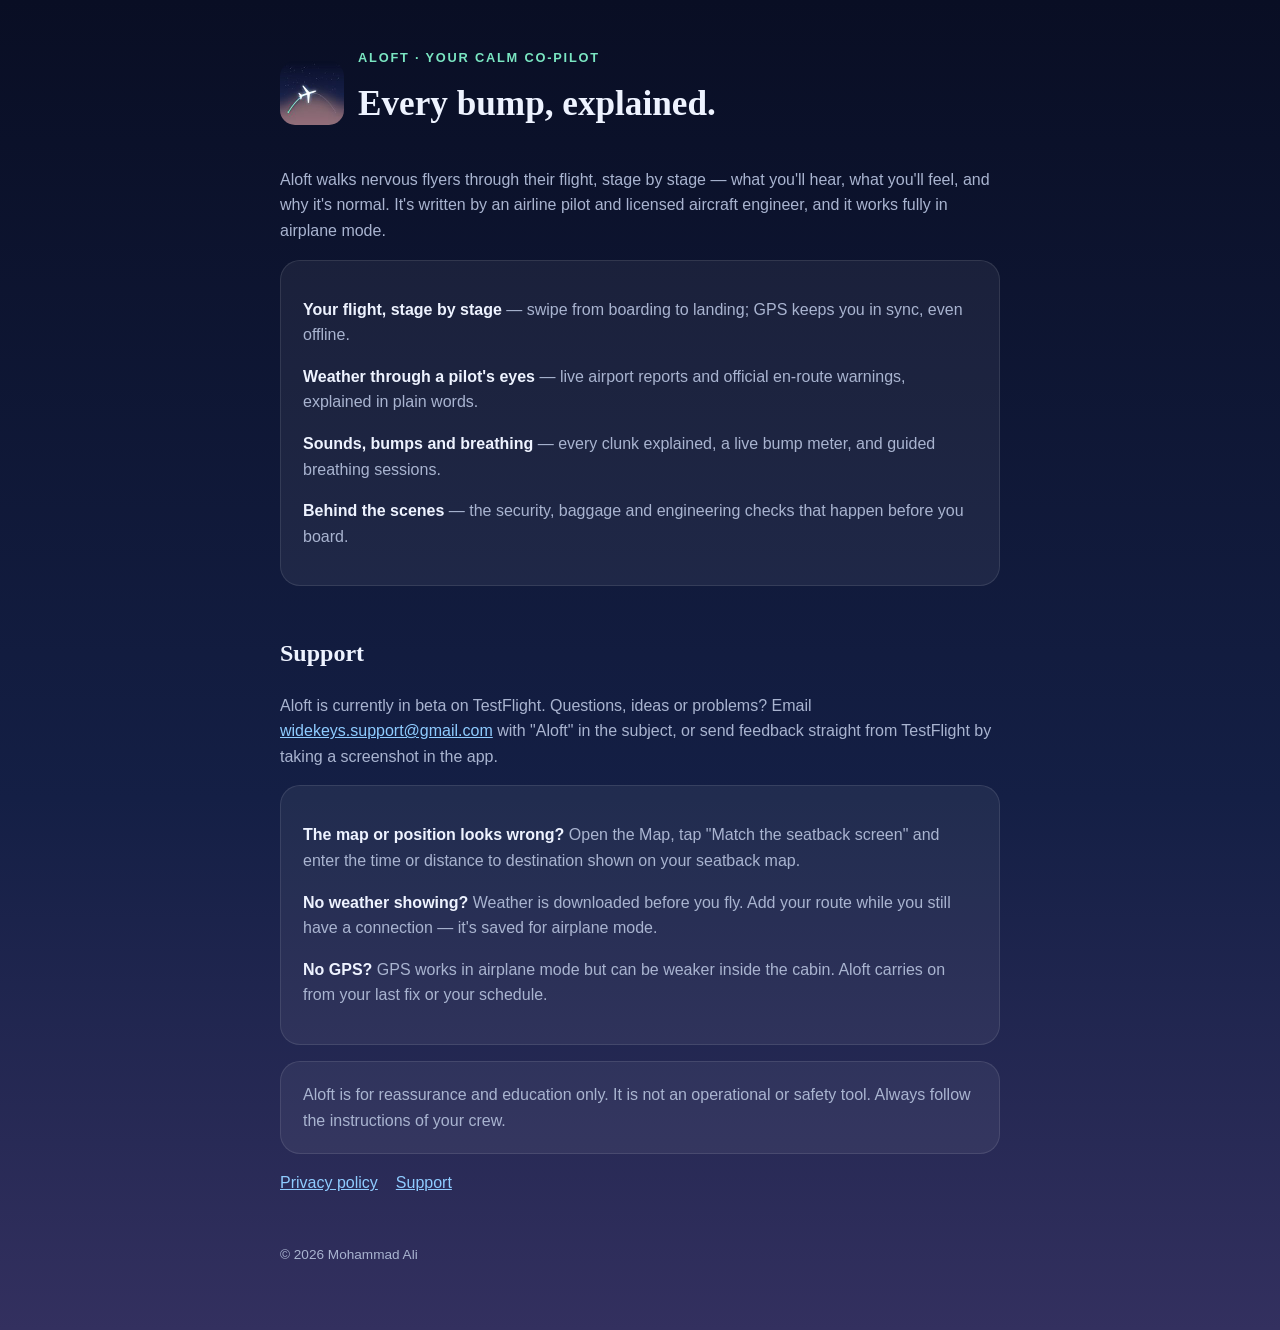
<file: index.html>
<!doctype html>
<html lang="en">
<head>
<meta charset="utf-8">
<meta name="viewport" content="width=device-width, initial-scale=1">
<title>Aloft — your calm co-pilot</title>
<meta name="description" content="Aloft helps nervous flyers understand every stage, sound and bump of a flight — explained by an airline pilot and licensed aircraft engineer.">
<link rel="stylesheet" href="style.css">
</head>
<body>
<main>
<header>
<img src="icon.jpg" alt="Aloft app icon">
<div><div class="over">Aloft · your calm co-pilot</div><h1>Every bump, explained.</h1></div>
</header>
<p>Aloft walks nervous flyers through their flight, stage by stage — what you'll hear, what you'll feel, and why it's normal. It's written by an airline pilot and licensed aircraft engineer, and it works fully in airplane mode.</p>
<div class="card">
<p><strong>Your flight, stage by stage</strong> — swipe from boarding to landing; GPS keeps you in sync, even offline.</p>
<p><strong>Weather through a pilot's eyes</strong> — live airport reports and official en-route warnings, explained in plain words.</p>
<p><strong>Sounds, bumps and breathing</strong> — every clunk explained, a live bump meter, and guided breathing sessions.</p>
<p><strong>Behind the scenes</strong> — the security, baggage and engineering checks that happen before you board.</p>
</div>
<h2 id="support">Support</h2>
<p>Aloft is currently in beta on TestFlight. Questions, ideas or problems? Email <a href="mailto:widekeys.support@gmail.com?subject=Aloft">widekeys.support@gmail.com</a> with "Aloft" in the subject, or send feedback straight from TestFlight by taking a screenshot in the app.</p>
<div class="card">
<p><strong>The map or position looks wrong?</strong> Open the Map, tap "Match the seatback screen" and enter the time or distance to destination shown on your seatback map.</p>
<p><strong>No weather showing?</strong> Weather is downloaded before you fly. Add your route while you still have a connection — it's saved for airplane mode.</p>
<p><strong>No GPS?</strong> GPS works in airplane mode but can be weaker inside the cabin. Aloft carries on from your last fix or your schedule.</p>
</div>
<p class="card">Aloft is for reassurance and education only. It is not an operational or safety tool. Always follow the instructions of your crew.</p>
<nav><a href="privacy.html">Privacy policy</a><a href="#support">Support</a></nav>
<footer>© 2026 Mohammad Ali</footer>
</main>
</body>
</html>
</file>
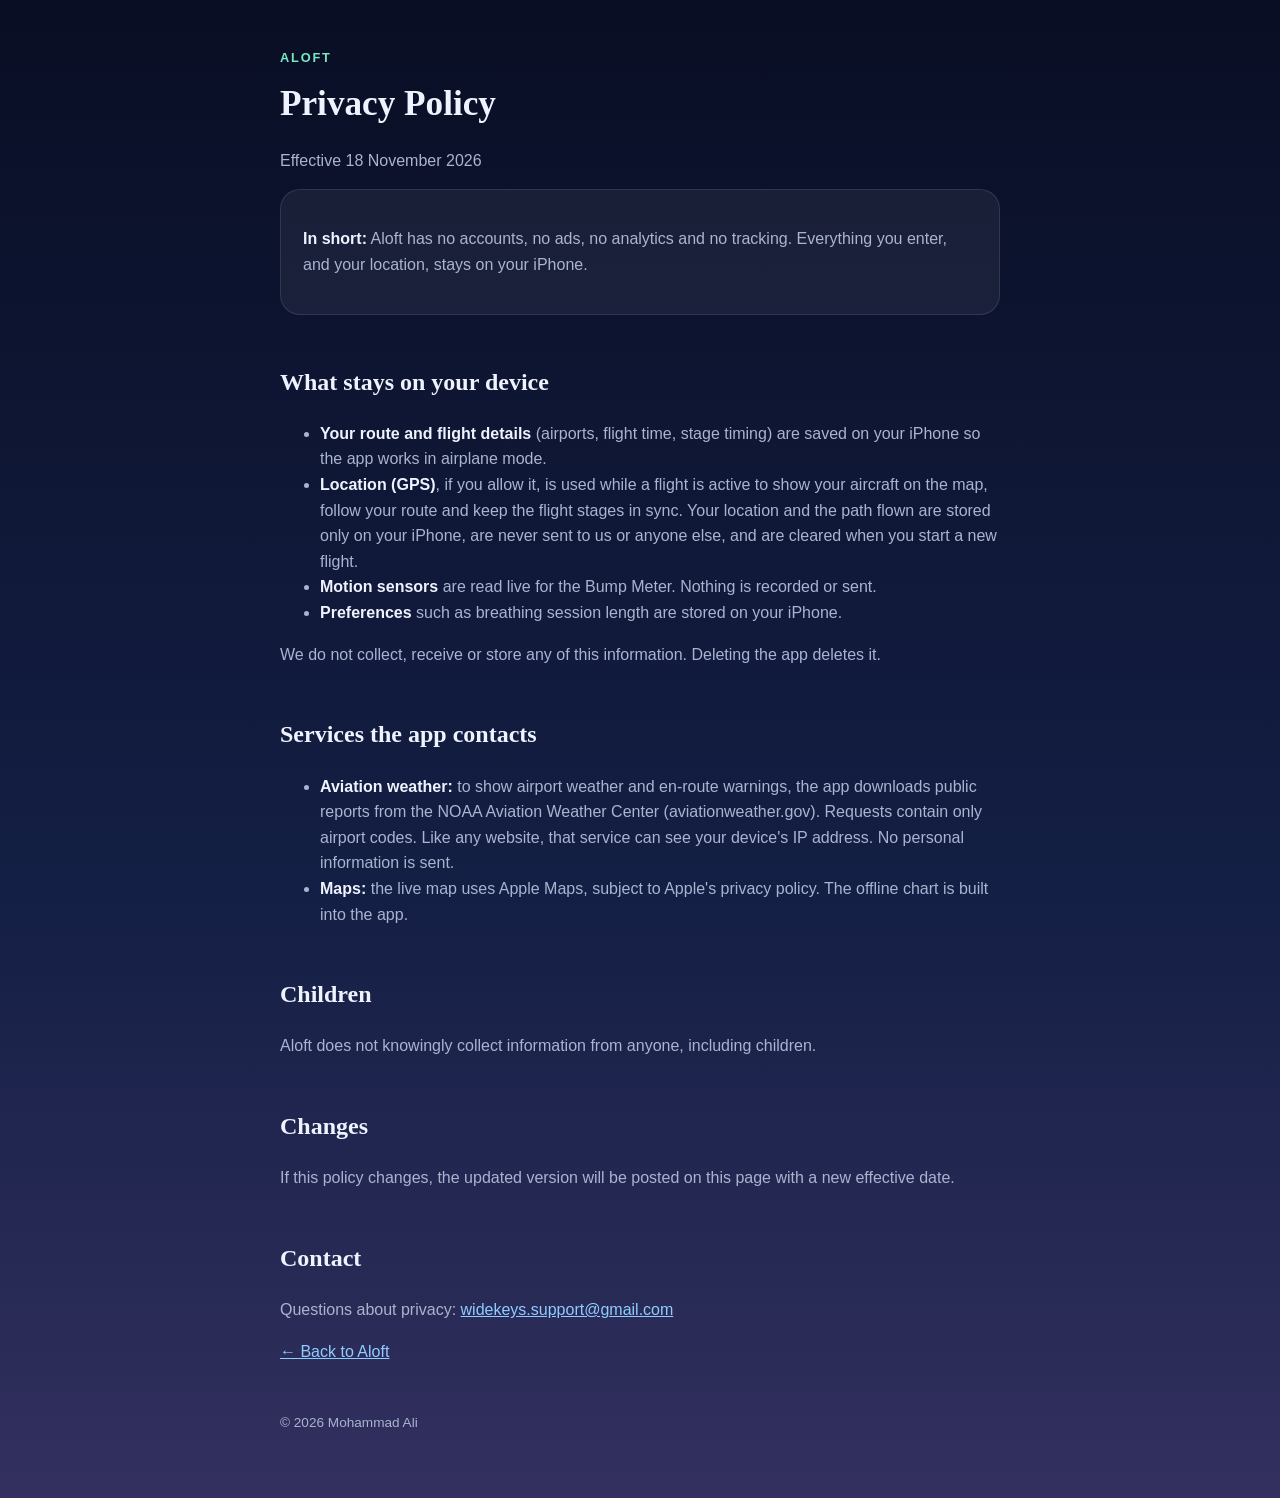
<file: privacy.html>
<!doctype html>
<html lang="en">
<head>
<meta charset="utf-8">
<meta name="viewport" content="width=device-width, initial-scale=1">
<title>Aloft — Privacy Policy</title>
<link rel="stylesheet" href="style.css">
</head>
<body>
<main>
<div class="over">Aloft</div>
<h1>Privacy Policy</h1>
<p>Effective 18 November 2026</p>
<div class="card"><p><strong>In short:</strong> Aloft has no accounts, no ads, no analytics and no tracking. Everything you enter, and your location, stays on your iPhone.</p></div>

<h2>What stays on your device</h2>
<ul>
<li><strong>Your route and flight details</strong> (airports, flight time, stage timing) are saved on your iPhone so the app works in airplane mode.</li>
<li><strong>Location (GPS)</strong>, if you allow it, is used while a flight is active to show your aircraft on the map, follow your route and keep the flight stages in sync. Your location and the path flown are stored only on your iPhone, are never sent to us or anyone else, and are cleared when you start a new flight.</li>
<li><strong>Motion sensors</strong> are read live for the Bump Meter. Nothing is recorded or sent.</li>
<li><strong>Preferences</strong> such as breathing session length are stored on your iPhone.</li>
</ul>
<p>We do not collect, receive or store any of this information. Deleting the app deletes it.</p>

<h2>Services the app contacts</h2>
<ul>
<li><strong>Aviation weather:</strong> to show airport weather and en-route warnings, the app downloads public reports from the NOAA Aviation Weather Center (aviationweather.gov). Requests contain only airport codes. Like any website, that service can see your device's IP address. No personal information is sent.</li>
<li><strong>Maps:</strong> the live map uses Apple Maps, subject to Apple's privacy policy. The offline chart is built into the app.</li>
</ul>

<h2>Children</h2>
<p>Aloft does not knowingly collect information from anyone, including children.</p>

<h2>Changes</h2>
<p>If this policy changes, the updated version will be posted on this page with a new effective date.</p>

<h2>Contact</h2>
<p>Questions about privacy: <a href="mailto:widekeys.support@gmail.com?subject=Aloft%20privacy">widekeys.support@gmail.com</a></p>
<p><a href="index.html">← Back to Aloft</a></p>
<footer>© 2026 Mohammad Ali</footer>
</main>
</body>
</html>
</file>
<file: style.css>
:root{--night:#090e24;--deep:#141f45;--sky:#8fccff;--calm:#7ae6c2;--dawn:#fcba8f;--text:#eef3ff;--muted:#a9b4d0}
*{box-sizing:border-box}
body{margin:0;font-family:-apple-system,BlinkMacSystemFont,"SF Pro Rounded","Segoe UI",Roboto,sans-serif;background:linear-gradient(180deg,var(--night),var(--deep) 60%,#33305f);color:var(--text);line-height:1.6;min-height:100vh}
main{max-width:760px;margin:0 auto;padding:48px 20px 64px}
header{display:flex;align-items:center;gap:14px;margin-bottom:28px}
header img{width:64px;height:64px;border-radius:15px}
h1{font-family:ui-serif,Georgia,serif;font-weight:600;font-size:2.2rem;margin:.2em 0}
h2{font-family:ui-serif,Georgia,serif;font-weight:600;margin-top:2em}
.over{color:var(--calm);text-transform:uppercase;letter-spacing:.14em;font-size:.8rem;font-weight:600}
.card{background:rgba(255,255,255,.06);border:1px solid rgba(255,255,255,.1);border-radius:20px;padding:20px 22px;margin:16px 0}
a{color:var(--sky)}
p,li{color:var(--muted)}
strong{color:var(--text)}
nav{display:flex;gap:18px;margin-top:8px}
footer{margin-top:48px;font-size:.85rem;color:var(--muted)}
</file>
